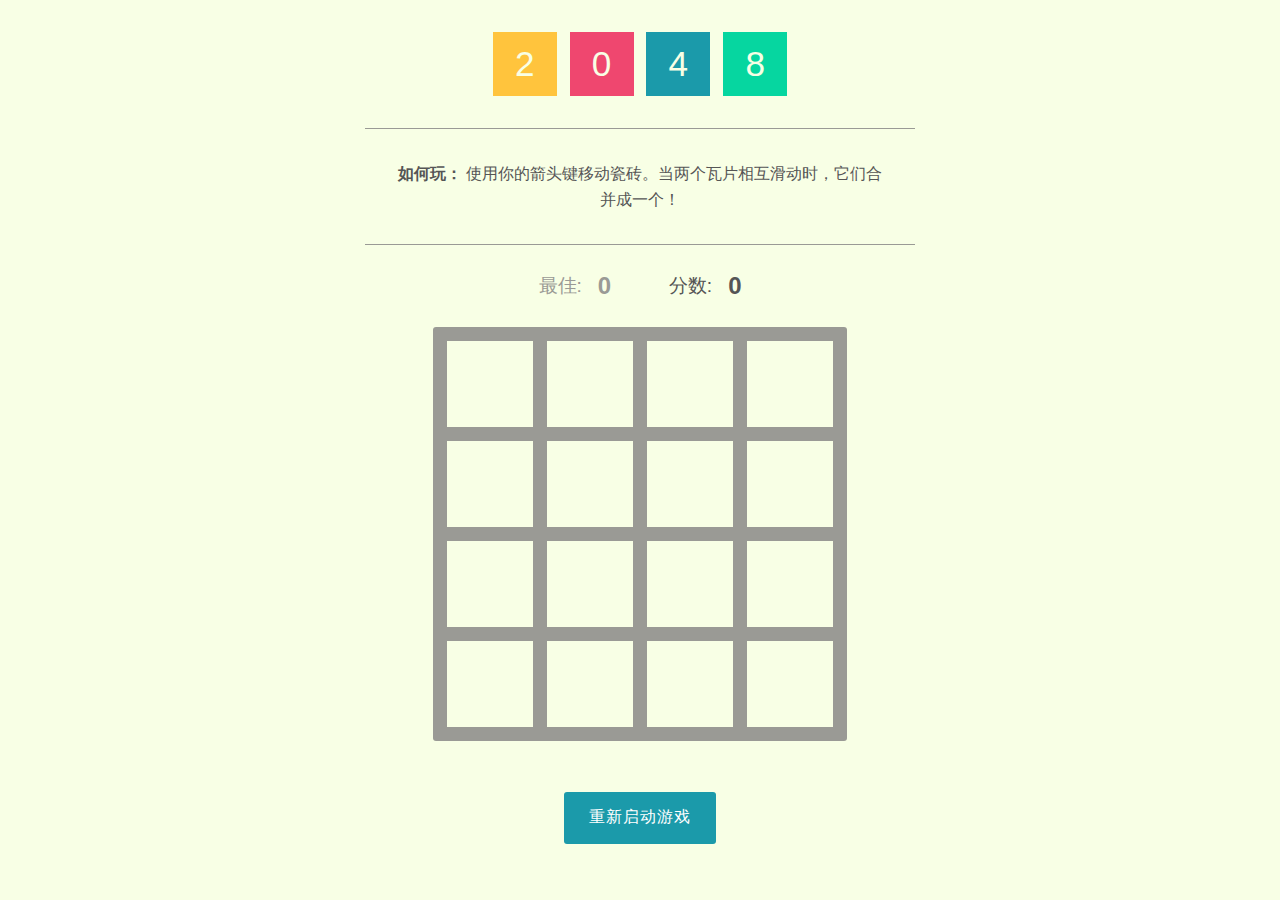
<file: 2048plus/index.html>
<!DOCTYPE html>
<html lang="en">

<head>
    <meta charset="UTF-8">
    <meta name="viewport" content="width=device-width, initial-scale=1.0">
    <meta http-equiv="X-UA-Compatible" content="ie=edge">
    <title>Document</title>
</head>

<body>
    <link rel="stylesheet" href="reset.min.css">

    <link rel="stylesheet" href="style.css">

    <header>

        <div class="container">

            <h1><span>2</span><span>0</span><span>4</span><span>8</span></h1>

        </div>

    </header>

    <div class="container">

        <div class="directions">

            <p><strong>如何玩：</strong> 使用你的箭头键移动瓷砖。当两个瓦片相互滑动时，它们合并成一个！</p>

        </div>

        <div class="scores">

            <div class="score-container best-score">

                最佳:

                <div class="score">

                    <div id="bestScore">0</div>

                </div>

            </div>

            <div class="score-container">

                分数:

                <div class="score">

                    <div id="score">0</div>

                    <div class="add" id="add"></div>

                </div>

            </div>

        </div>

        <div class="game">

            <div id="tile-container" class="tile-container"></div>

            <div class="end" id="end">游戏结束<div class="monkey"></div><button
                    class="btn not-recommended__item js-restart-btn" id="try-again">再试一次</button></div>

        </div>

        <div class="not-recommended">

            <button class="btn not-recommended__item js-restart-btn" id="restart">重新启动游戏</button>

        </div>

    </div>

    <script src="main.js"></script>

</body>

</html>
</file>
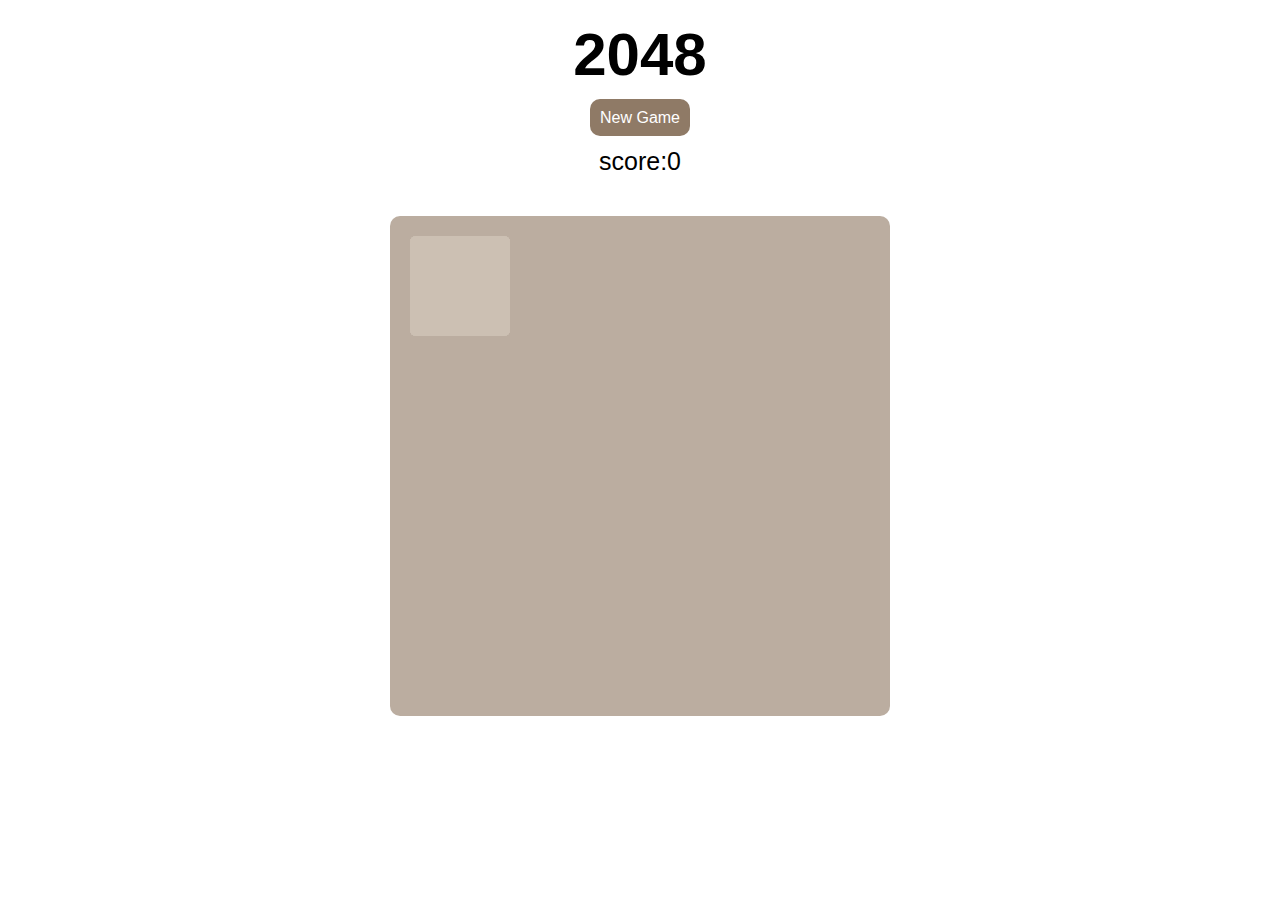
<file: js-2048/index.html>
<!DOCTYPE html>
<html>
<head>
<meta http-equiv="Content-Type" content="text/html; charset=UTF-8,width=device-width, initial-scale=1.0">
<title>原生JS-2048</title>
<link rel="stylesheet" type="text/css" href="css/index.css">
<script type="text/javascript" src="https://libs.baidu.com/jquery/1.9.0/jquery.min.js"></script>
<!-- <script src="https://cdn.bootcss.com/jquery/3.4.1/core.js"></script> -->
<script type="text/javascript"  src="js/support2048.js"></script>
<script type="text/javascript" src="js/showanimation2048.js"></script>
<script type="text/javascript" src="js/main2048.js"></script>
</head>
<body>
    <header>
        <h1>2048</h1>
        <a href="javascript:newgame();" id="newgamebutton">New Game</a>
        <p>
            score:<span id="score">0</span>
        </p>
    </header>
    <div id="grid-container">
        <div class="grid-cell" id="grid-cell-0-0"></div>
        <div class="grid-cell" id="grid-cell-0-1"></div>
        <div class="grid-cell" id="grid-cell-0-2"></div>
        <div class="grid-cell" id="grid-cell-0-3"></div>
        
        <div class="grid-cell" id="grid-cell-1-0"></div>
        <div class="grid-cell" id="grid-cell-1-1"></div>
        <div class="grid-cell" id="grid-cell-1-2"></div>
        <div class="grid-cell" id="grid-cell-1-3"></div>
        
        <div class="grid-cell" id="grid-cell-2-0"></div>
        <div class="grid-cell" id="grid-cell-2-1"></div>
        <div class="grid-cell" id="grid-cell-2-2"></div>
        <div class="grid-cell" id="grid-cell-2-3"></div>
        
        <div class="grid-cell" id="grid-cell-3-0"></div>
        <div class="grid-cell" id="grid-cell-3-1"></div>
        <div class="grid-cell" id="grid-cell-3-2"></div>
        <div class="grid-cell" id="grid-cell-3-3"></div>
    </div>
    <div id="gameover">
    	GAME OVER
    </div>
</body>
</html>
</file>
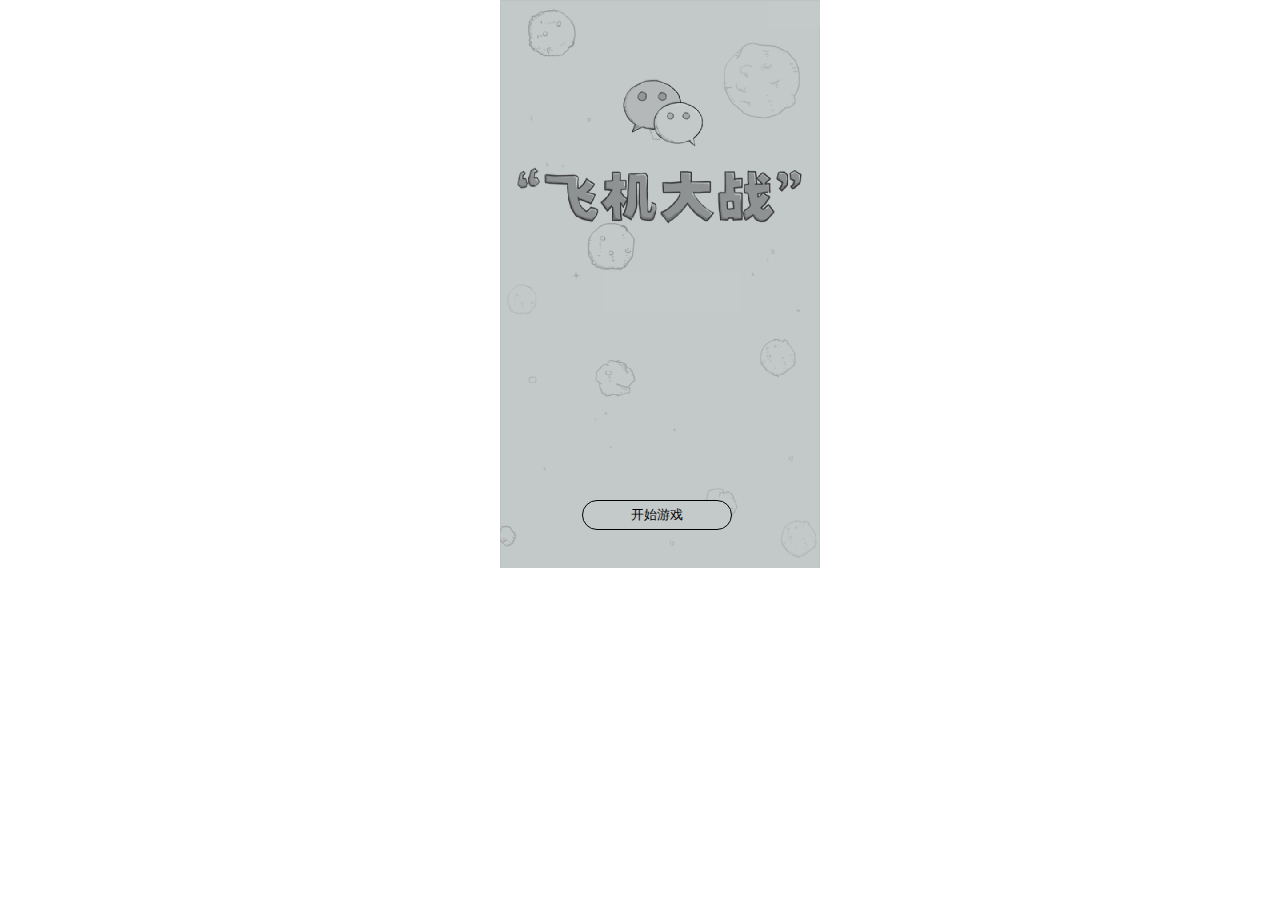
<file: jsPlane/index.html>
<!DOCTYPE HTML PUBLIC "-//W3C//DTD HTML 4.01 Transitional//EN" "http://www.w3.org/TR/html4/loose.dtd">
<html>
<head>
    <title></title>
    <meta http-equiv="content" content="text/html" charset="utf-8"/>
    <link rel="stylesheet" type="text/css" href="css/main.css"/>
</head>

<body>
<div id="contentdiv">
    <div id="startdiv">
        <button onclick="begin()">开始游戏</button>
    </div>
    <div id="maindiv">
        <div id="scorediv">
            <label>分数：</label>
            <label id="label">0</label>
        </div>
        <div id="suspenddiv">
            <button>继续</button><br/>
            <button>重新开始</button><br/>
            <button>回到主页</button>
        </div>
        <div id="enddiv">
            <p class="plantext">飞机大战分数</p>
            <p id="planscore">0</p>
            <div><button onclick="jixu()">继续</button></div>
        </div>
    </div>
</div>
<script type="text/javascript" src="js/main.js"></script>
</body>
</html>
</file>
<file: 2048plus/style.css>
@charset "UTF-8";

* { box-sizing: border-box; }

a { color: #1B9AAA; text-decoration: none; border-bottom: 1px solid currentColor; }

a:hover { color: #14727e; }

a:focus, a:active { color: #0d4a52; }

body, html { position: relative; width: 100%; height: 100%; display: -webkit-box; display: -ms-flexbox; display: flex; -webkit-box-orient: vertical; -webkit-box-direction: normal; -ms-flex-direction: column; flex-direction: column; font-family: "Arvo", Helvetica, sans-serif; font-family: 12px; color: #555; background: #F8FFE5; }

strong { font-weight: bold; }

p { line-height: 1.6; }

.inspired { margin-top: 1em; font-size: 0.9rem; color: #9a9a95; }

header { color: #F8FFE5; text-align: center; }

header span { display: inline-block; box-sizing: border-box; width: 4rem; height: 4rem; line-height: 4rem; margin: 0 0.4rem; background: #FFC43D; }

header span:nth-of-type(2) { background: #EF476F; }

header span:nth-of-type(3) { background: #1B9AAA; }

header span:nth-of-type(4) { background: #06D6A0; }

h1 { font-size: 2.2rem; }

.directions { padding: 2rem; border-top: 1px solid #9a9a95; border-bottom: 1px solid #9a9a95; }

.container { margin: 0 auto; padding-bottom: 3.5rem; -webkit-box-flex: 1; -ms-flex: 1; flex: 1; width: 100%; max-width: 550px; text-align: center; }

header .container { padding: 0; padding: 2rem 4rem; max-width: 900px; }

.scores { display: -webkit-box; display: -ms-flexbox; display: flex; -webkit-box-pack: center; -ms-flex-pack: center; justify-content: center; }

.score-container { display: -webkit-box; display: -ms-flexbox; display: flex; -webkit-box-pack: center; -ms-flex-pack: center; justify-content: center; -webkit-box-align: center; -ms-flex-align: center; align-items: center; margin: 1.8rem; font-size: 1.2rem; line-height: 1; color: #555; }

.score-container.best-score { color: #9a9a95; }

.score { margin-left: 1rem; position: relative; font-weight: bold; font-size: 1.5rem; vertical-align: middle; text-align: right; }

.game { position: relative; margin: 0 auto; background: #9a9a95; padding: 7px; display: inline-block; border-radius: 3px; box-sizing: border-box; }

.tile-container { border-radius: 6px; position: relative; width: 400px; height: 400px; }

.tile, .background { display: block; color: #F8FFE5; position: absolute; width: 100px; height: 100px; box-sizing: border-box; text-align: center; }

.background { z-index: 1; text-align: center; border: 7px solid #9a9a95; background-color: #F8FFE5; }

.tile { opacity: 0; z-index: 2; background: #FFC43D; color: #F8FFE5; display: -webkit-box; display: -ms-flexbox; display: flex; -webkit-box-align: center; -ms-flex-align: center; align-items: center; -webkit-box-pack: center; -ms-flex-pack: center; justify-content: center; font-size: 1.8rem; align-items: center; -webkit-transition: 110ms ease-in-out; transition: 110ms ease-in-out; border-radius: 3px; border: 7px solid #9a9a95; box-sizing: border-box; }

.tile--4 { background: #EF476F; color: #F8FFE5; }

.tile--8 { background: #1B9AAA; color: #F8FFE5; }

.tile--16 { background: #06D6A0; color: #F8FFE5; }

.tile--32 { background: #f37694; color: #F8FFE5; }

.tile--64 { background: #22c2d6; color: #F8FFE5; }

.tile--128 { background: #17f8be; color: #F8FFE5; }

.tile--256 { background: #ffd470; color: #F8FFE5; }

.tile--512 { background: #eb184a; color: #F8FFE5; }

.tile--1024 { background: #14727e; color: #F8FFE5; }

.tile--2048 { background: #05a47b; color: #F8FFE5; }

.tile--pop { -webkit-animation: pop 0.3s ease-in-out; animation: pop 0.3s ease-in-out; -webkit-animation-fill-mode: forwards; animation-fill-mode: forwards; }

.tile--shrink { -webkit-animation: shrink 0.5s ease-in-out; animation: shrink 0.5s ease-in-out; -webkit-animation-fill-mode: forwards; animation-fill-mode: forwards; }

.add { position: absolute; opacity: 0; left: 120%; top: 0; font-size: 1rem; color: #1B9AAA; }

.add.active { -webkit-animation: add 0.8s ease-in-out; animation: add 0.8s ease-in-out; }

 @-webkit-keyframes add {  0% {

 opacity: 1;

 top: 0;

}

 100% {

 opacity: 0;

 top: -100%;

}

}

 @keyframes add {  0% {

 opacity: 1;

 top: 0;

}

 100% {

 opacity: 0;

 top: -100%;

}

}

@-webkit-keyframes pop {  0% {

 -webkit-transform: scale(0.5);

 transform: scale(0.5);

 opacity: 0;

}

 90% {

 -webkit-transform: scale(1.1);

 transform: scale(1.1);

 opacity: 1;

}

 100% {

 -webkit-transform: scale(1);

 transform: scale(1);

 opacity: 1;

}

}

@keyframes pop {  0% {

 -webkit-transform: scale(0.5);

 transform: scale(0.5);

 opacity: 0;

}

 90% {

 -webkit-transform: scale(1.1);

 transform: scale(1.1);

 opacity: 1;

}

 100% {

 -webkit-transform: scale(1);

 transform: scale(1);

 opacity: 1;

}

}

@-webkit-keyframes shrink {  0% {

 -webkit-transform: scale(1);

 transform: scale(1);

 opacity: 1;

}

 100% {

 -webkit-transform: scale(0.9);

 transform: scale(0.9);

 opacity: 0.9;

}

}

@keyframes shrink {  0% {

 -webkit-transform: scale(1);

 transform: scale(1);

 opacity: 1;

}

 100% {

 -webkit-transform: scale(0.9);

 transform: scale(0.9);

 opacity: 0.9;

}

}

.end { opacity: 0; position: absolute; top: 0; left: 0; width: 100%; height: 100%; z-index: -1; display: -webkit-box; display: -ms-flexbox; display: flex; -webkit-box-orient: vertical; -webkit-box-direction: normal; -ms-flex-direction: column; flex-direction: column; -webkit-box-pack: center; -ms-flex-pack: center; justify-content: center; -webkit-box-align: center; -ms-flex-align: center; align-items: center; background: rgba(85, 85, 85, 0.9); color: white; font-size: 2rem; -webkit-transition: opacity 0.3s ease-in-out; transition: opacity 0.3s ease-in-out; }

.end btn { margin-top: 1rem; }

.end.active { opacity: 1; z-index: 1000; }

.monkey { font-size: 3rem; margin: 1rem 0; }

.btn { font-family: inherit; font-size: 1rem; border: none; background: #1B9AAA; letter-spacing: 1px; color: white; font-weight: 300; padding: 0.9em 1.5em; border-radius: 3px; border: 1px solid transparent; cursor: pointer; }

.btn:hover { background-color: #14727e; }

.btn:active { background-color: #0d4a52; }

.btn:focus { box-shadow: 0 0 10px #0d4a52 inset; outline: none; }

.not-recommended { display: -webkit-box; display: -ms-flexbox; display: flex; -webkit-box-pack: center; -ms-flex-pack: center; justify-content: center; -webkit-box-align: center; -ms-flex-align: center; align-items: center; margin-top: 3rem; }

.not-recommended * + * { margin-left: 10px; }

.not-recommended__item + .not-recommended__annotation:before { font-size: 30px; content: "😐"; }

.not-recommended__item:hover + .not-recommended__annotation:before { content: "😟"; }

.not-recommended__item:focus + .not-recommended__annotation:before { content: "😄"; }

.not-recommended__item:active + .not-recommended__annotation:before { content: "😨"; }
</file>
<file: js-2048/css/index.css>
@CHARSET "UTF-8";
*{
	padding: 0;
	margin: 0;
}
 
header{
    display:block;
    margin:0 auto;
    width:500px;
    text-align:center;
}
 
header h1{
    font-family:Arial, Helvetica, sans-serif;
    font-size:60px;
    font-weight:bold;
    margin-top: 20px;
    margin-bottom: 20px;    
}
 
header #newgamebutton{
    width:100px;
    padding:10px;
    background:#8f7a66;
    font-family:Arial, Helvetica, sans-serif;
    color:white;
    border-radius:10px;
    text-decoration:none;
    
}
 
header #newgamebutton:hover{
    background:#9f8b77;
}
 
header p{
    font-family:Arial, Helvetica, sans-serif;
    font-size:25px;
    margin:20px auto;
}
 
#grid-container{
    width:460px;
    height:460px;
    padding:20px;
    margin:40px auto;
    background:#bbada0;
    border-radius:10px;
    position:relative;
}
 
.grid-cell{
    width:100px;
    height:100px;
    border-radius:6px;
    background:#ccc0b3;
    position:absolute;
}
 
.number-cell{
    width:100px;
    height:100px;
    border-radius:6px;
    line-height:100px;
    font:Arial, Helvetica, sans-serif;
    font-size:50px;
    font-weight:bold;
    text-align: center;
    position:absolute;
}
#gameover{
    background-color:black;
    color: white;
    font-family:Arial, Helvetica, sans-serif;
    font-size:60px;
    position: absolute;
    top:45%;
    left:42%;
    width:250px;
    text-align:center;
    display: none;
}
</file>
<file: jsPlane/css/main.css>
*{
    margin: 0;
    padding: 0;
}
#contentdiv{
    position: absolute;
    left: 500px;
}
#startdiv{
    width: 320px;
    height: 568px;
    background-image: url(../image/开始背景.png);
}
button{
    outline: none;
}
#startdiv button{
    position: absolute;
    top: 500px;
    left: 82px;
    width: 150px;
    height: 30px;
    border: 1px solid black;
    border-radius: 30px;
    background-color: #c4c9ca;
}
#maindiv{
    width: 320px;
    height: 568px;
    background-image:url(../image/background_1.png) ;
    display: none;
}
#maindiv img{
    position: absolute;
    z-index: 1;
}
#scorediv{
    font-size: 16px;
    font-weight: bold;
    position: absolute;
    top: 10px;
    left: 10px;
    display: none;
}
#scorediv{
    font-size: 18px;
    font-weight: bold;
}
#suspenddiv{
    position: absolute;
    top: 210px;
    left: 82px;
    display: none;
    z-index: 2;
}
#suspenddiv button{
    width: 150px;
    height: 30px;
    margin-bottom: 20px;
    border: 1px solid black;
    border-radius: 30px;
    background-color: #c4c9ca;
}
#enddiv{
    position: absolute;
    top: 210px;
    left: 75px;
    border: 1px solid gray;
    border-radius: 5px;
    text-align: center;
    background-color:#d7ddde;
    display: none;
    z-index: 2;
}
.plantext{
    width: 160px;
    height: 30px;
    line-height: 30px;
    font-size: 16px;
    font-weight: bold;
}
#planscore{
    width: 160px;
    height: 80px;
    line-height: 80px;
    border-top: 1px solid gray;
    border-bottom: 1px solid gray;
    font-size: 16px;
    font-weight: bold;
}
#enddiv div{
    width: 160px;
    height: 50px;
}
#enddiv div button{
    margin-top:10px ;
    width: 90px;
    height: 30px;
    border: 1px solid gray;
    border-radius: 30px;
}
</file>
